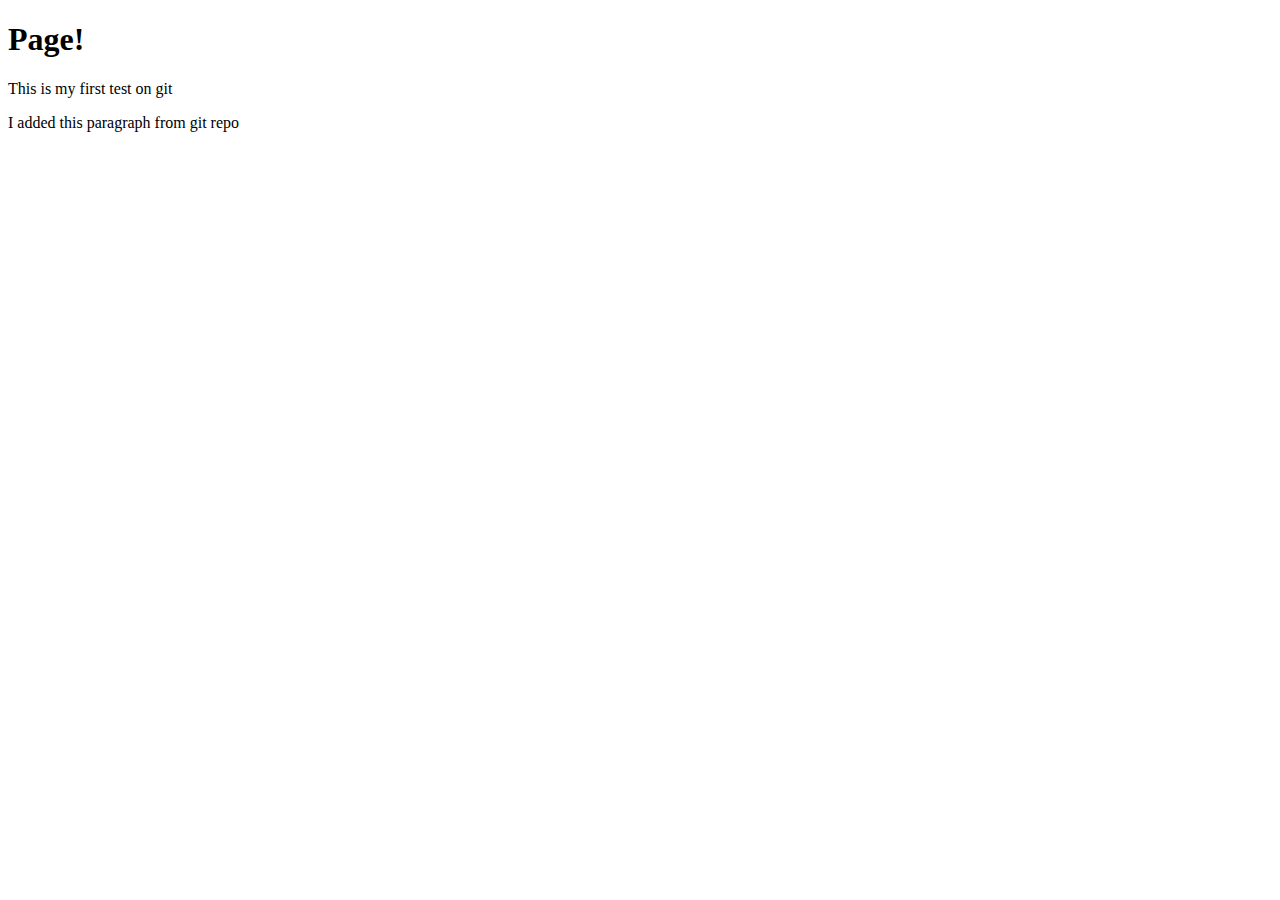
<file: first.html>
<!DOCTYPE html>
<html>
<head>
	<meta charset="utf-8">
	<meta name="viewport" content="width=device-width, initial-scale=1">
	<title>first page</title>
</head>
<body>
	<h1>Page!</h1>
	<p>This is my first test on git</p>
	<p>I added this paragraph from git repo</p>
</body>
</html>
</file>
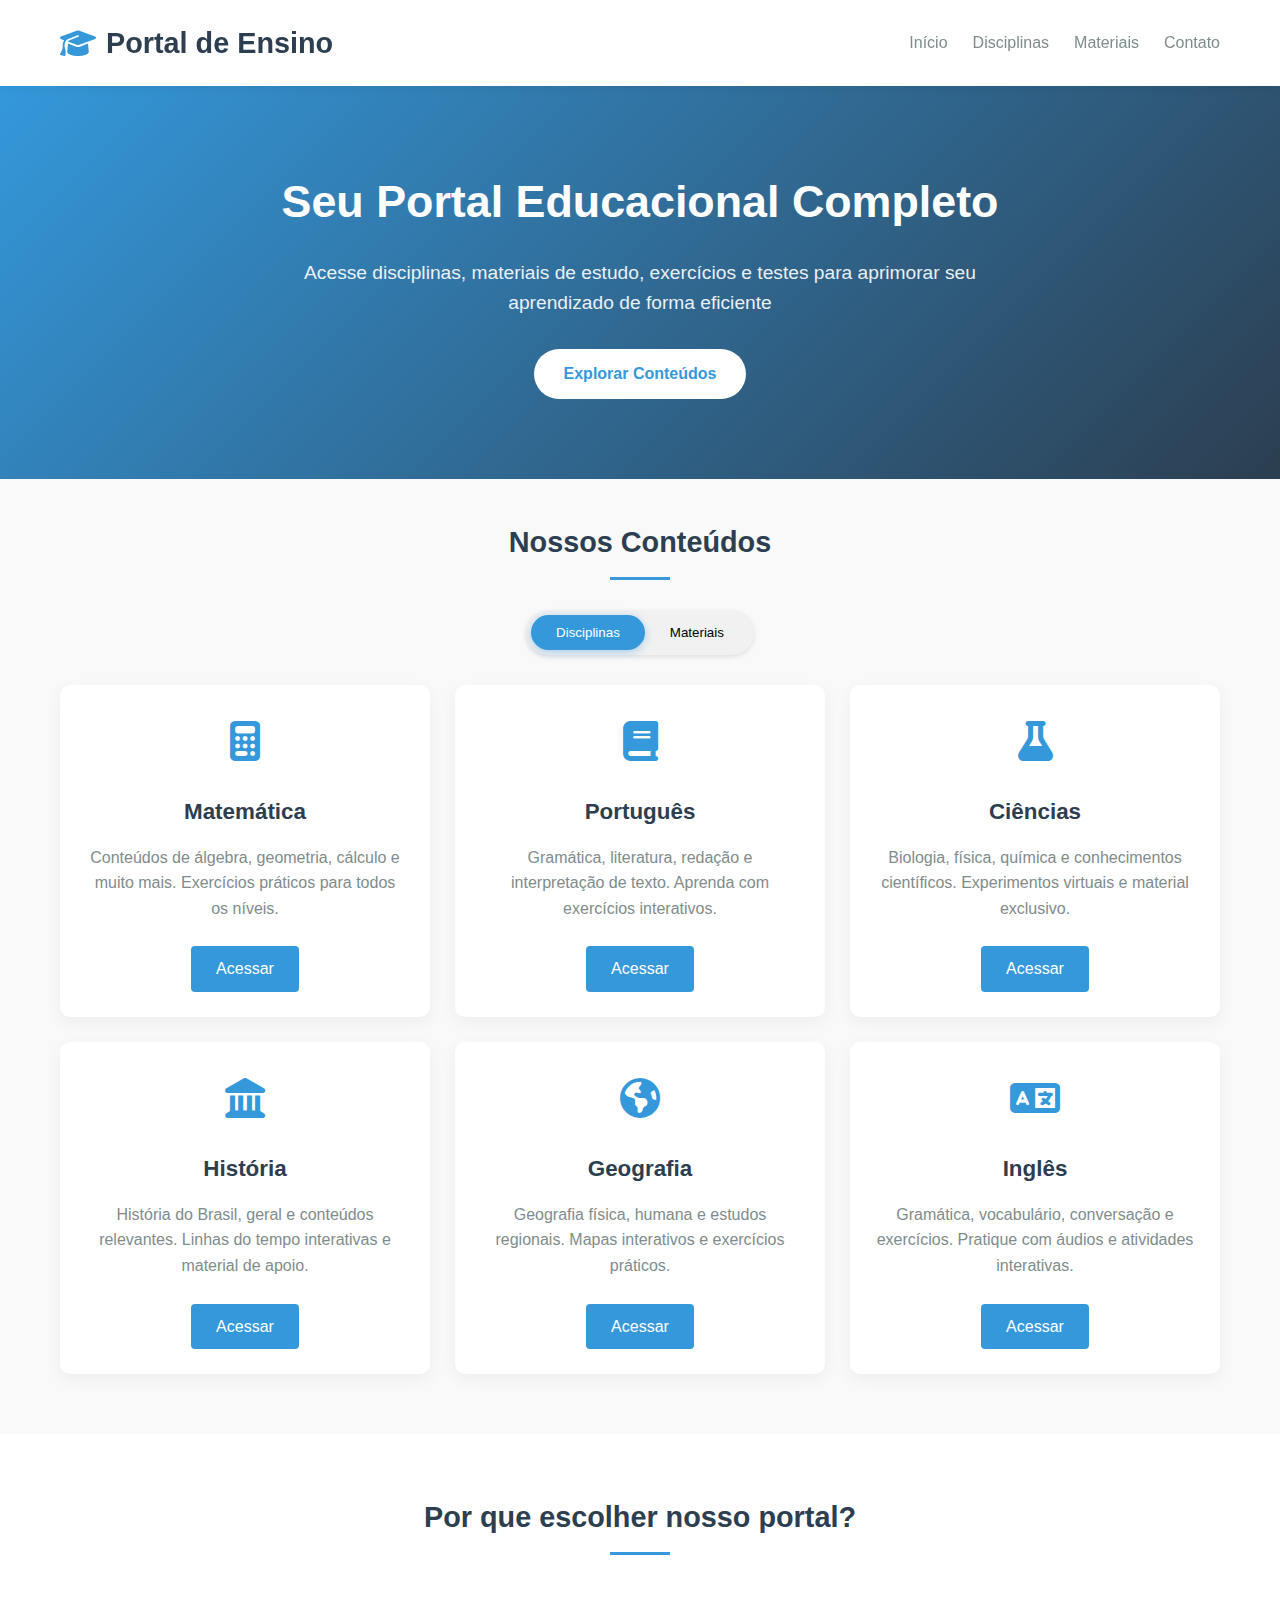
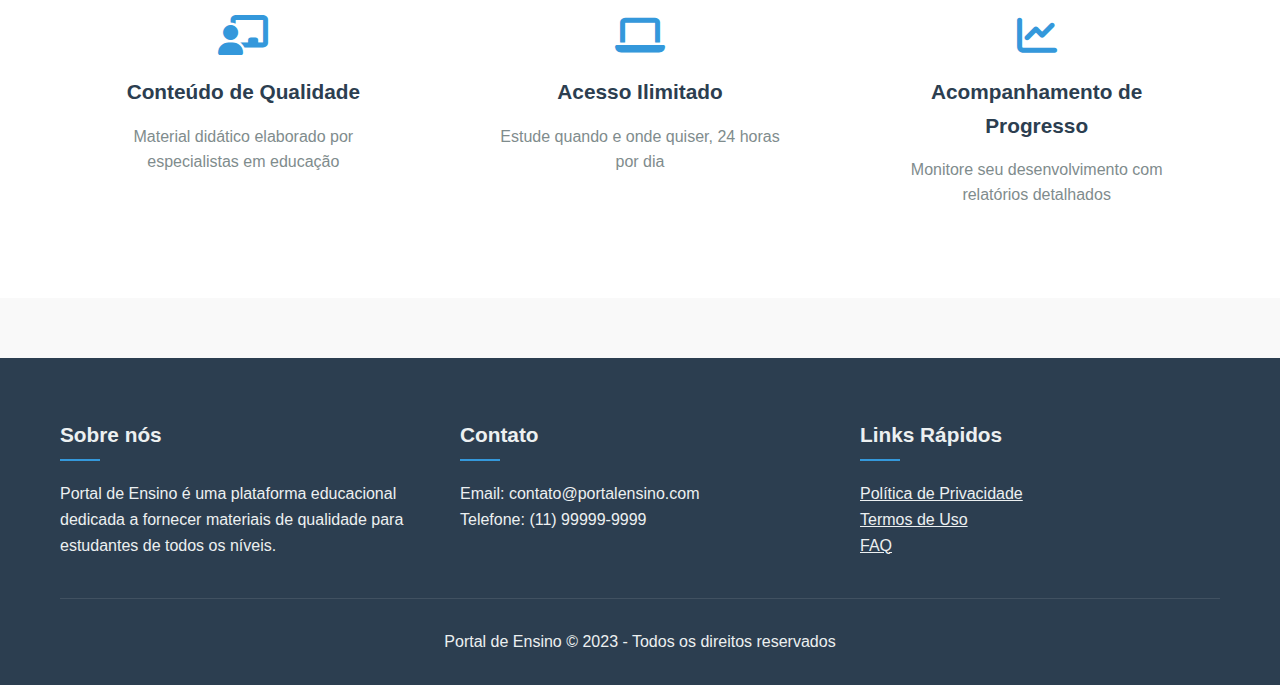
<file: core/templates/home.html>
<!DOCTYPE html>
<html lang="pt-BR">
<head>
    <meta charset="UTF-8">
    <meta name="viewport" content="width=device-width, initial-scale=1.0">
    <title>Portal de Ensino</title>
    <link rel="stylesheet" href="https://cdnjs.cloudflare.com/ajax/libs/font-awesome/6.4.0/css/all.min.css">
    <style>
        /* Estilos minimalistas */
        * {
            margin: 0;
            padding: 0;
            box-sizing: border-box;
            font-family: 'Segoe UI', Arial, sans-serif;
        }
        
        body {
            background-color: #f9f9f9;
            color: #333;
            line-height: 1.6;
        }
        
        .container {
            max-width: 1200px;
            margin: 0 auto;
            padding: 0 20px;
        }
        
        header {
            background-color: #fff;
            box-shadow: 0 2px 10px rgba(0,0,0,0.05);
            padding: 20px 0;
            position: sticky;
            top: 0;
            z-index: 100;
        }
        
        .header-content {
            display: flex;
            justify-content: space-between;
            align-items: center;
        }
        
        .logo {
            font-size: 1.8rem;
            font-weight: 700;
            color: #2c3e50;
            display: flex;
            align-items: center;
            gap: 10px;
        }
        
        .logo i {
            color: #3498db;
        }
        
        nav ul {
            display: flex;
            list-style: none;
            gap: 25px;
        }
        
        nav a {
            text-decoration: none;
            color: #7f8c8d;
            font-weight: 500;
            transition: color 0.3s ease;
        }
        
        nav a:hover {
            color: #3498db;
        }
        
        .hero {
            text-align: center;
            padding: 80px 0;
            background: linear-gradient(135deg, #3498db 0%, #2c3e50 100%);
            margin-bottom: 40px;
            color: white;
        }
        
        .hero h1 {
            font-size: 2.8rem;
            margin-bottom: 20px;
        }
        
        .hero p {
            font-size: 1.2rem;
            max-width: 700px;
            margin: 0 auto 30px;
            opacity: 0.9;
        }
        
        .hero-btn {
            display: inline-block;
            background-color: white;
            color: #3498db;
            padding: 12px 30px;
            border-radius: 30px;
            text-decoration: none;
            font-weight: 600;
            transition: transform 0.3s ease, box-shadow 0.3s ease;
        }
        
        .hero-btn:hover {
            transform: translateY(-3px);
            box-shadow: 0 10px 20px rgba(0,0,0,0.1);
        }
        
        .section-title {
            font-size: 1.8rem;
            margin-bottom: 30px;
            color: #2c3e50;
            text-align: center;
            position: relative;
            padding-bottom: 15px;
        }
        
        .section-title:after {
            content: '';
            position: absolute;
            bottom: 0;
            left: 50%;
            transform: translateX(-50%);
            width: 60px;
            height: 3px;
            background-color: #3498db;
        }
        
        /* Toggle Section */
        .toggle-section {
            margin-bottom: 60px;
        }
        
        .toggle-container {
            display: flex;
            justify-content: center;
            margin-bottom: 30px;
        }
        
        .toggle-switch {
            display: flex;
            background-color: #f1f1f1;
            border-radius: 30px;
            padding: 5px;
            box-shadow: 0 2px 5px rgba(0,0,0,0.1);
        }
        
        .toggle-btn {
            padding: 10px 25px;
            border-radius: 25px;
            cursor: pointer;
            transition: all 0.3s ease;
            font-weight: 500;
            border: none;
            background: transparent;
        }
        
        .toggle-btn.active {
            background-color: #3498db;
            color: white;
            box-shadow: 0 2px 8px rgba(52, 152, 219, 0.4);
        }
        
        .content-section {
            display: none;
        }
        
        .content-section.active {
            display: block;
            animation: fadeIn 0.5s ease;
        }
        
        @keyframes fadeIn {
            from { opacity: 0; transform: translateY(10px); }
            to { opacity: 1; transform: translateY(0); }
        }
        
        .disciplines {
            display: grid;
            grid-template-columns: repeat(auto-fill, minmax(300px, 1fr));
            gap: 25px;
        }
        
        .discipline-card {
            background: #fff;
            border-radius: 10px;
            padding: 25px;
            box-shadow: 0 5px 15px rgba(0,0,0,0.05);
            transition: transform 0.3s ease, box-shadow 0.3s ease;
            display: flex;
            flex-direction: column;
            height: 100%;
        }
        
        .discipline-card:hover {
            transform: translateY(-5px);
            box-shadow: 0 10px 20px rgba(0,0,0,0.1);
        }
        
        .discipline-icon {
            font-size: 2.5rem;
            color: #3498db;
            margin-bottom: 20px;
            text-align: center;
        }
        
        .discipline-card h3 {
            font-size: 1.4rem;
            margin-bottom: 15px;
            color: #2c3e50;
            text-align: center;
        }
        
        .discipline-card p {
            color: #7f8c8d;
            margin-bottom: 25px;
            flex-grow: 1;
            text-align: center;
        }
        
        .btn-container {
            text-align: center;
            margin-top: auto;
        }
        
        .btn {
            display: inline-block;
            background-color: #3498db;
            color: white;
            padding: 10px 25px;
            border-radius: 4px;
            text-decoration: none;
            font-weight: 500;
            transition: background-color 0.3s ease;
            text-align: center;
        }
        
        .btn:hover {
            background-color: #2980b9;
        }
        
        .materials-grid {
            display: grid;
            grid-template-columns: repeat(auto-fill, minmax(250px, 1fr));
            gap: 20px;
        }
        
        .material-card {
            background: #fff;
            border-radius: 10px;
            padding: 25px;
            box-shadow: 0 5px 15px rgba(0,0,0,0.05);
            text-align: center;
            transition: transform 0.3s ease;
            display: flex;
            flex-direction: column;
            height: 100%;
        }
        
        .material-card:hover {
            transform: translateY(-5px);
        }
        
        .material-icon {
            font-size: 2.5rem;
            margin-bottom: 15px;
            color: #3498db;
        }
        
        .material-card h3 {
            font-size: 1.2rem;
            margin-bottom: 10px;
            color: #2c3e50;
        }
        
        .material-card p {
            color: #7f8c8d;
            margin-bottom: 20px;
            flex-grow: 1;
        }
        
        .features {
            background-color: #fff;
            padding: 60px 0;
            margin-bottom: 60px;
        }
        
        .features-grid {
            display: grid;
            grid-template-columns: repeat(auto-fill, minmax(300px, 1fr));
            gap: 30px;
        }
        
        .feature {
            text-align: center;
            padding: 30px;
        }
        
        .feature i {
            font-size: 2.5rem;
            color: #3498db;
            margin-bottom: 20px;
        }
        
        .feature h3 {
            font-size: 1.3rem;
            margin-bottom: 15px;
            color: #2c3e50;
        }
        
        .feature p {
            color: #7f8c8d;
        }
        
        footer {
            background-color: #2c3e50;
            color: #ecf0f1;
            padding: 60px 0 30px;
        }
        
        .footer-content {
            display: grid;
            grid-template-columns: repeat(auto-fit, minmax(250px, 1fr));
            gap: 40px;
            margin-bottom: 40px;
        }
        
        .footer-section h3 {
            font-size: 1.3rem;
            margin-bottom: 20px;
            position: relative;
            padding-bottom: 10px;
        }
        
        .footer-section h3:after {
            content: '';
            position: absolute;
            bottom: 0;
            left: 0;
            width: 40px;
            height: 2px;
            background-color: #3498db;
        }
        
        .footer-bottom {
            text-align: center;
            padding-top: 30px;
            border-top: 1px solid rgba(255,255,255,0.1);
        }
        
        @media (max-width: 768px) {
            .header-content {
                flex-direction: column;
                gap: 15px;
            }
            
            nav ul {
                gap: 15px;
                flex-wrap: wrap;
                justify-content: center;
            }
            
            .disciplines, .materials-grid, .features-grid {
                grid-template-columns: 1fr;
            }
            
            .hero h1 {
                font-size: 2.2rem;
            }
            
            .hero p {
                font-size: 1.1rem;
            }
        }
    </style>
</head>
<body>
    <header>
        <div class="container header-content">
            <div class="logo">
                <i class="fas fa-graduation-cap"></i>
                <span>Portal de Ensino</span>
            </div>
            <nav>
                <ul>
                    <li><a href="#">Início</a></li>
                    <li><a href="#">Disciplinas</a></li>
                    <li><a href="#">Materiais</a></li>
                    <li><a href="#">Contato</a></li>
                </ul>
            </nav>
        </div>
    </header>
    
    <section class="hero">
        <div class="container">
            <h1>Seu Portal Educacional Completo</h1>
            <p>Acesse disciplinas, materiais de estudo, exercícios e testes para aprimorar seu aprendizado de forma eficiente</p>
            <a href="#toggle-section" class="hero-btn">Explorar Conteúdos</a>
        </div>
    </section>
    
    <section id="toggle-section" class="toggle-section container">
        <h2 class="section-title">Nossos Conteúdos</h2>
        
        <div class="toggle-container">
            <div class="toggle-switch">
                <button class="toggle-btn active" data-target="disciplines">Disciplinas</button>
                <button class="toggle-btn" data-target="materials">Materiais</button>
            </div>
        </div>
        
        <div id="disciplines" class="content-section active">
            <div class="disciplines">
                <div class="discipline-card">
                    <div class="discipline-icon">
                        <i class="fas fa-calculator"></i>
                    </div>
                    <h3>Matemática</h3>
                    <p>Conteúdos de álgebra, geometria, cálculo e muito mais. Exercícios práticos para todos os níveis.</p>
                    <div class="btn-container">
                        <a href="#" class="btn">Acessar</a>
                    </div>
                </div>
                
                <div class="discipline-card">
                    <div class="discipline-icon">
                        <i class="fas fa-book"></i>
                    </div>
                    <h3>Português</h3>
                    <p>Gramática, literatura, redação e interpretação de texto. Aprenda com exercícios interativos.</p>
                    <div class="btn-container">
                        <a href="#" class="btn">Acessar</a>
                    </div>
                </div>
                
                <div class="discipline-card">
                    <div class="discipline-icon">
                        <i class="fas fa-flask"></i>
                    </div>
                    <h3>Ciências</h3>
                    <p>Biologia, física, química e conhecimentos científicos. Experimentos virtuais e material exclusivo.</p>
                    <div class="btn-container">
                        <a href="#" class="btn">Acessar</a>
                    </div>
                </div>
                
                <div class="discipline-card">
                    <div class="discipline-icon">
                        <i class="fas fa-landmark"></i>
                    </div>
                    <h3>História</h3>
                    <p>História do Brasil, geral e conteúdos relevantes. Linhas do tempo interativas e material de apoio.</p>
                    <div class="btn-container">
                        <a href="#" class="btn">Acessar</a>
                    </div>
                </div>
                
                <div class="discipline-card">
                    <div class="discipline-icon">
                        <i class="fas fa-globe-americas"></i>
                    </div>
                    <h3>Geografia</h3>
                    <p>Geografia física, humana e estudos regionais. Mapas interativos e exercícios práticos.</p>
                    <div class="btn-container">
                        <a href="#" class="btn">Acessar</a>
                    </div>
                </div>
                
                <div class="discipline-card">
                    <div class="discipline-icon">
                        <i class="fas fa-language"></i>
                    </div>
                    <h3>Inglês</h3>
                    <p>Gramática, vocabulário, conversação e exercícios. Pratique com áudios e atividades interativas.</p>
                    <div class="btn-container">
                        <a href="#" class="btn">Acessar</a>
                    </div>
                </div>
            </div>
        </div>
        
        <div id="materials" class="content-section">
            <div class="materials-grid">
                <div class="material-card">
                    <div class="material-icon">
                        <i class="fas fa-pencil-alt"></i>
                    </div>
                    <h3>Exercícios Práticos</h3>
                    <p>Pratique com exercícios de diferentes níveis de dificuldade e receba feedback imediato.</p>
                    <div class="btn-container">
                        <a href="#" class="btn">Acessar</a>
                    </div>
                </div>
                
                <div class="material-card">
                    <div class="material-icon">
                        <i class="fas fa-clipboard-list"></i>
                    </div>
                    <h3>Testes Temáticos</h3>
                    <p>Teste seus conhecimentos com avaliações variadas sobre temas específicos de cada disciplina.</p>
                    <div class="btn-container">
                        <a href="#" class="btn">Acessar</a>
                    </div>
                </div>
                
                <div class="material-card">
                    <div class="material-icon">
                        <i class="fas fa-file-alt"></i>
                    </div>
                    <h3>Simulados</h3>
                    <p>Prepare-se para exames importantes com simulados completos e cronometrados.</p>
                    <div class="btn-container">
                        <a href="#" class="btn">Acessar</a>
                    </div>
                </div>
                
                <div class="material-card">
                    <div class="material-icon">
                        <i class="fas fa-book-open"></i>
                    </div>
                    <h3>Apostilas</h3>
                    <p>Material completo em formato digital para download, com teoria e exercícios resolvidos.</p>
                    <div class="btn-container">
                        <a href="#" class="btn">Acessar</a>
                    </div>
                </div>
                
                <div class="material-card">
                    <div class="material-icon">
                        <i class="fas fa-video"></i>
                    </div>
                    <h3>Videoaulas</h3>
                    <p>Conteúdos em vídeo com explicações detalhadas dos principais tópicos de cada disciplina.</p>
                    <div class="btn-container">
                        <a href="#" class="btn">Acessar</a>
                    </div>
                </div>
                
                <div class="material-card">
                    <div class="material-icon">
                        <i class="fas fa-chart-bar"></i>
                    </div>
                    <h3>Relatórios de Desempenho</h3>
                    <p>Acompanhe seu progresso com relatórios detalhados sobre seu desempenho em exercícios e testes.</p>
                    <div class="btn-container">
                        <a href="#" class="btn">Acessar</a>
                    </div>
                </div>
            </div>
        </div>
    </section>
    
    <section class="features">
        <div class="container">
            <h2 class="section-title">Por que escolher nosso portal?</h2>
            <div class="features-grid">
                <div class="feature">
                    <i class="fas fa-chalkboard-teacher"></i>
                    <h3>Conteúdo de Qualidade</h3>
                    <p>Material didático elaborado por especialistas em educação</p>
                </div>
                <div class="feature">
                    <i class="fas fa-laptop"></i>
                    <h3>Acesso Ilimitado</h3>
                    <p>Estude quando e onde quiser, 24 horas por dia</p>
                </div>
                <div class="feature">
                    <i class="fas fa-chart-line"></i>
                    <h3>Acompanhamento de Progresso</h3>
                    <p>Monitore seu desenvolvimento com relatórios detalhados</p>
                </div>
            </div>
        </div>
    </section>
    
    <footer>
        <div class="container">
            <div class="footer-content">
                <div class="footer-section">
                    <h3>Sobre nós</h3>
                    <p>Portal de Ensino é uma plataforma educacional dedicada a fornecer materiais de qualidade para estudantes de todos os níveis.</p>
                </div>
                <div class="footer-section">
                    <h3>Contato</h3>
                    <p>Email: contato@portalensino.com</p>
                    <p>Telefone: (11) 99999-9999</p>
                </div>
                <div class="footer-section">
                    <h3>Links Rápidos</h3>
                    <p><a href="#" style="color: #ecf0f1;">Política de Privacidade</a></p>
                    <p><a href="#" style="color: #ecf0f1;">Termos de Uso</a></p>
                    <p><a href="#" style="color: #ecf0f1;">FAQ</a></p>
                </div>
            </div>
            <div class="footer-bottom">
                <p>Portal de Ensino &copy; 2023 - Todos os direitos reservados</p>
            </div>
        </div>
    </footer>

    <script>
        document.addEventListener('DOMContentLoaded', function() {
            const toggleButtons = document.querySelectorAll('.toggle-btn');
            
            toggleButtons.forEach(button => {
                button.addEventListener('click', function() {
                    // Remove active class from all buttons
                    toggleButtons.forEach(btn => btn.classList.remove('active'));
                    
                    // Add active class to clicked button
                    this.classList.add('active');
                    
                    // Hide all content sections
                    document.querySelectorAll('.content-section').forEach(section => {
                        section.classList.remove('active');
                    });
                    
                    // Show the target section
                    const targetId = this.getAttribute('data-target');
                    document.getElementById(targetId).classList.add('active');
                });
            });
        });
    </script>
</body>
</html>
</file>
